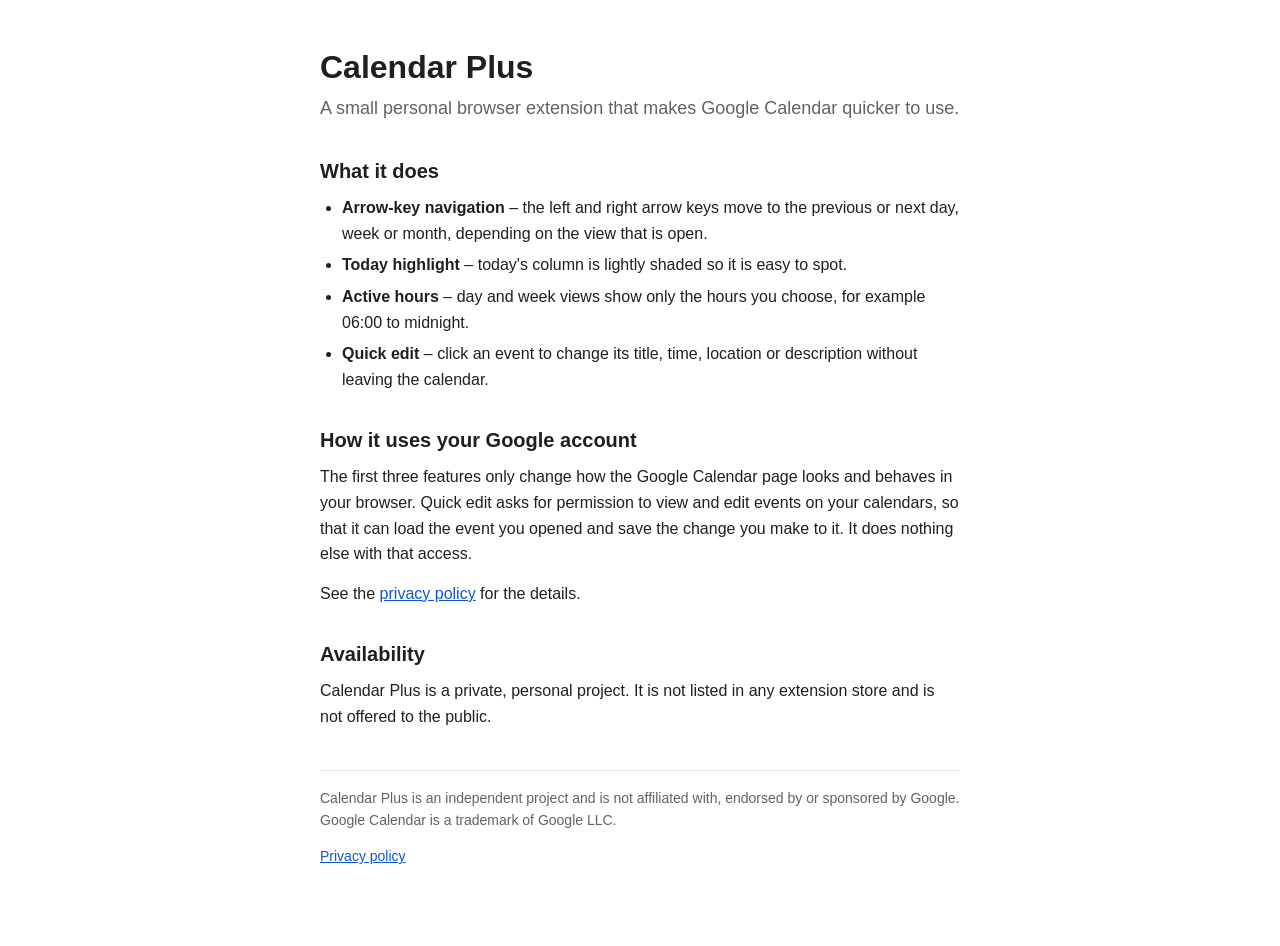
<file: index.html>
<!doctype html>
<html lang="en">
<head>
  <meta charset="utf-8">
  <meta name="viewport" content="width=device-width, initial-scale=1">
  <title>Calendar Plus</title>
  <meta name="description" content="Calendar Plus is a personal browser extension that adds keyboard navigation, a today highlight, active hours and quick editing to Google Calendar.">
  <link rel="stylesheet" href="style.css">
</head>
<body>
  <main>
    <h1>Calendar Plus</h1>
    <p class="lead">A small personal browser extension that makes Google Calendar quicker to use.</p>

    <h2>What it does</h2>
    <ul>
      <li><strong>Arrow-key navigation</strong> – the left and right arrow keys move to the previous or next day, week or month, depending on the view that is open.</li>
      <li><strong>Today highlight</strong> – today's column is lightly shaded so it is easy to spot.</li>
      <li><strong>Active hours</strong> – day and week views show only the hours you choose, for example 06:00 to midnight.</li>
      <li><strong>Quick edit</strong> – click an event to change its title, time, location or description without leaving the calendar.</li>
    </ul>

    <h2>How it uses your Google account</h2>
    <p>The first three features only change how the Google Calendar page looks and behaves in your browser. Quick edit asks for permission to view and edit events on your calendars, so that it can load the event you opened and save the change you make to it. It does nothing else with that access.</p>
    <p>See the <a href="privacy.html">privacy policy</a> for the details.</p>

    <h2>Availability</h2>
    <p>Calendar Plus is a private, personal project. It is not listed in any extension store and is not offered to the public.</p>

    <footer>
      <p>Calendar Plus is an independent project and is not affiliated with, endorsed by or sponsored by Google. Google Calendar is a trademark of Google LLC.</p>
      <p><a href="privacy.html">Privacy policy</a></p>
    </footer>
  </main>
</body>
</html>
</file>
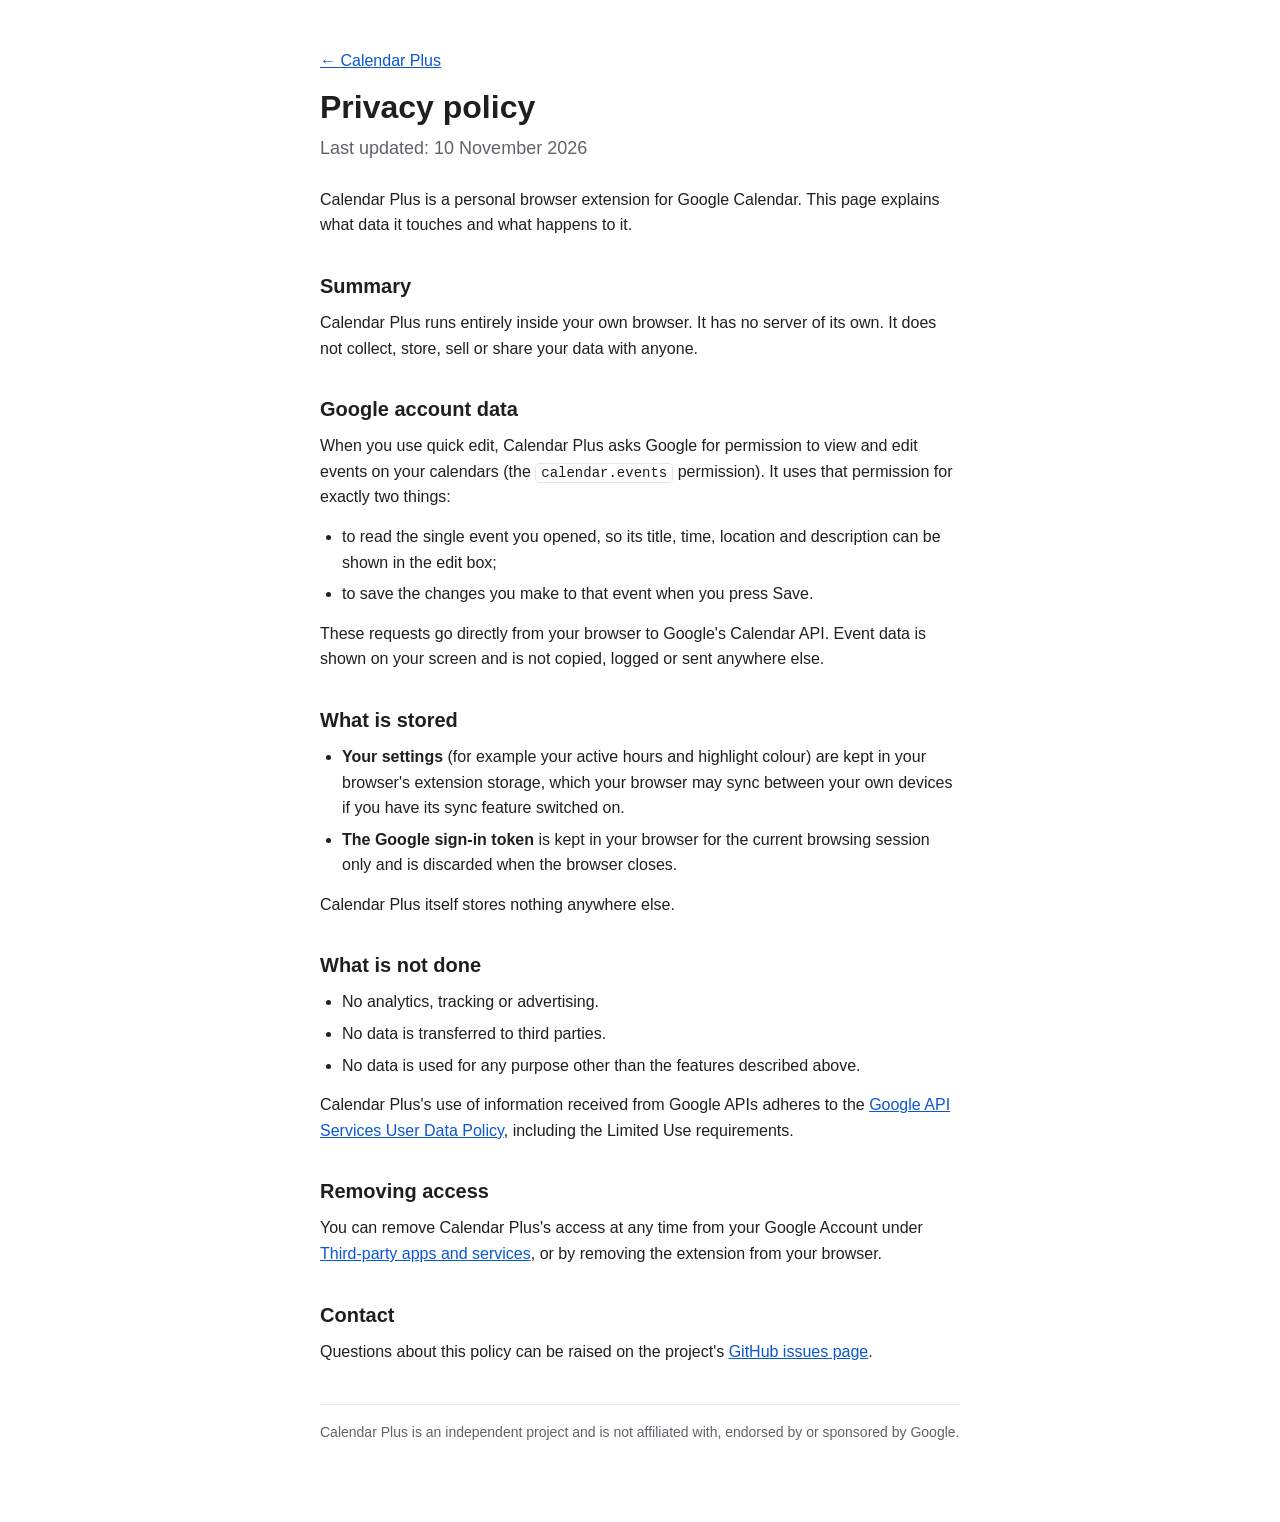
<file: privacy.html>
<!doctype html>
<html lang="en">
<head>
  <meta charset="utf-8">
  <meta name="viewport" content="width=device-width, initial-scale=1">
  <title>Privacy policy – Calendar Plus</title>
  <link rel="stylesheet" href="style.css">
</head>
<body>
  <main>
    <p><a href="./">← Calendar Plus</a></p>
    <h1>Privacy policy</h1>
    <p class="lead">Last updated: 10 November 2026</p>

    <p>Calendar Plus is a personal browser extension for Google Calendar. This page explains what data it touches and what happens to it.</p>

    <h2>Summary</h2>
    <p>Calendar Plus runs entirely inside your own browser. It has no server of its own. It does not collect, store, sell or share your data with anyone.</p>

    <h2>Google account data</h2>
    <p>When you use quick edit, Calendar Plus asks Google for permission to view and edit events on your calendars (the <code>calendar.events</code> permission). It uses that permission for exactly two things:</p>
    <ul>
      <li>to read the single event you opened, so its title, time, location and description can be shown in the edit box;</li>
      <li>to save the changes you make to that event when you press Save.</li>
    </ul>
    <p>These requests go directly from your browser to Google's Calendar API. Event data is shown on your screen and is not copied, logged or sent anywhere else.</p>

    <h2>What is stored</h2>
    <ul>
      <li><strong>Your settings</strong> (for example your active hours and highlight colour) are kept in your browser's extension storage, which your browser may sync between your own devices if you have its sync feature switched on.</li>
      <li><strong>The Google sign-in token</strong> is kept in your browser for the current browsing session only and is discarded when the browser closes.</li>
    </ul>
    <p>Calendar Plus itself stores nothing anywhere else.</p>

    <h2>What is not done</h2>
    <ul>
      <li>No analytics, tracking or advertising.</li>
      <li>No data is transferred to third parties.</li>
      <li>No data is used for any purpose other than the features described above.</li>
    </ul>
    <p>Calendar Plus's use of information received from Google APIs adheres to the <a href="https://developers.google.com/terms/api-services-user-data-policy">Google API Services User Data Policy</a>, including the Limited Use requirements.</p>

    <h2>Removing access</h2>
    <p>You can remove Calendar Plus's access at any time from your Google Account under <a href="https://myaccount.google.com/connections">Third-party apps and services</a>, or by removing the extension from your browser.</p>

    <h2>Contact</h2>
    <p>Questions about this policy can be raised on the project's <a href="https://github.com/JakeyyB/calendar-plus/issues">GitHub issues page</a>.</p>

    <footer>
      <p>Calendar Plus is an independent project and is not affiliated with, endorsed by or sponsored by Google.</p>
    </footer>
  </main>
</body>
</html>
</file>
<file: style.css>
:root {
  color-scheme: light dark;
  --bg: #ffffff;
  --fg: #1f1f1f;
  --muted: #5f6368;
  --line: #e3e5e8;
  --accent: #0b57d0;
}
@media (prefers-color-scheme: dark) {
  :root {
    --bg: #1e1f20;
    --fg: #e3e3e3;
    --muted: #a8abb0;
    --line: #3a3c3f;
    --accent: #a8c7fa;
  }
}
* { box-sizing: border-box; }
body {
  margin: 0;
  background: var(--bg);
  color: var(--fg);
  font: 16px/1.6 "Segoe UI", Roboto, Helvetica, Arial, sans-serif;
}
main {
  max-width: 680px;
  margin: 0 auto;
  padding: 48px 20px 64px;
}
h1 { font-size: 32px; line-height: 1.2; margin: 0 0 8px; }
h2 { font-size: 20px; margin: 32px 0 8px; }
p, ul { margin: 0 0 14px; }
ul { padding-left: 22px; }
li { margin-bottom: 6px; }
.lead { color: var(--muted); font-size: 18px; margin-bottom: 24px; }
a { color: var(--accent); }
code {
  font: 14px/1.4 Consolas, "Cascadia Mono", monospace;
  padding: 1px 5px;
  border-radius: 4px;
  border: 1px solid var(--line);
}
footer {
  margin-top: 40px;
  padding-top: 16px;
  border-top: 1px solid var(--line);
  color: var(--muted);
  font-size: 14px;
}
</file>
